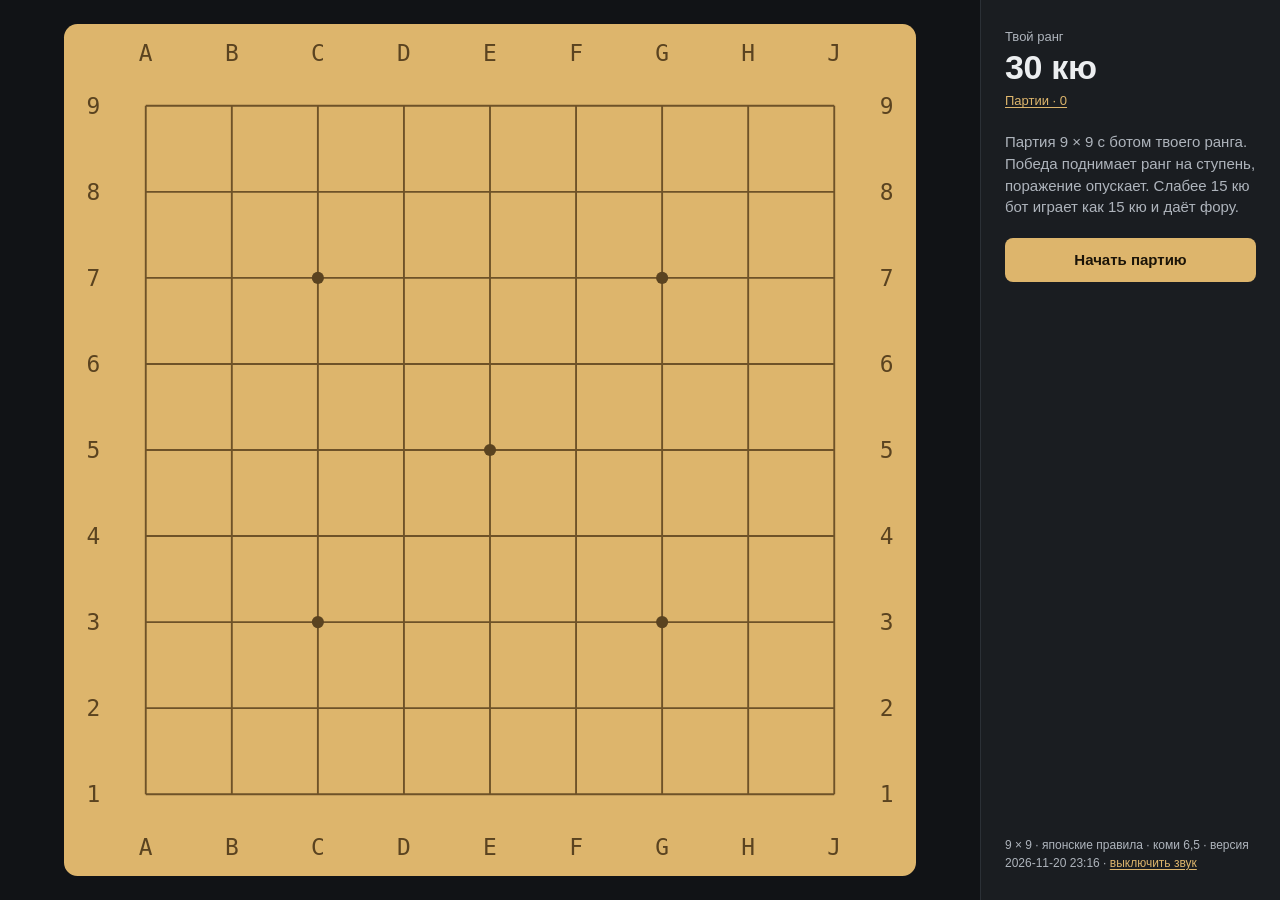
<file: index.html>
<!doctype html>
<html lang="ru" data-mode="local">
<head>
  <meta charset="utf-8">
  <meta name="nine-version" content="2026-11-20 23:16">
  <meta name="viewport" content="width=device-width,initial-scale=1,viewport-fit=cover">
  <meta name="theme-color" content="#111316">
  <title>G · NINE</title>
  <meta name="description" content="Го 9 × 9 с ботом, который подстраивается под твой ранг.">
  <meta name="apple-mobile-web-app-title" content="G Nine">
  <meta name="mobile-web-app-capable" content="yes">
  <meta name="apple-mobile-web-app-capable" content="yes">
  <meta name="apple-mobile-web-app-status-bar-style" content="black-translucent">
  <link rel="icon" href="favicon.svg" type="image/svg+xml">
  <link rel="apple-touch-icon" href="icon.png">
  <link rel="manifest" href="manifest.webmanifest">
  <link rel="stylesheet" href="style.css">
  <script type="module" src="app.mjs"></script>
</head>
<body>
  <main id="app"></main>
  <script>if ('serviceWorker' in navigator) navigator.serviceWorker.register('sw.js');</script>
</body>
</html>
</file>
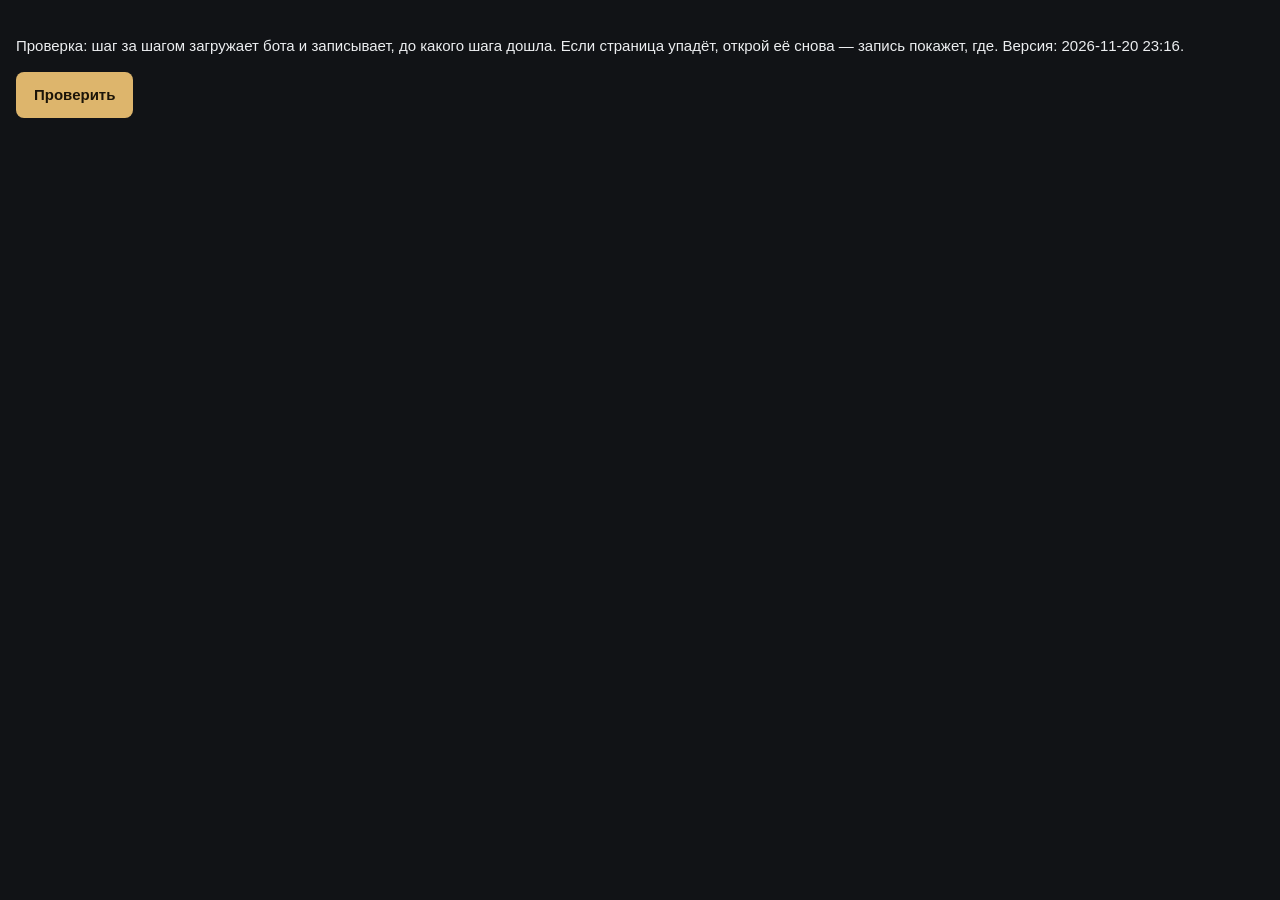
<file: diag.html>
<!doctype html>
<html lang="ru">
<head>
  <meta charset="utf-8">
  <meta name="viewport" content="width=device-width,initial-scale=1">
  <title>G · NINE — проверка бота</title>
  <meta name="nine-version" content="2026-11-20 23:16">
  <style>
    body { margin: 0; padding: 20px 16px; background: #111316; color: #eceef0; font: 15px/1.45 -apple-system, sans-serif; }
    button { font: inherit; padding: 12px 18px; border-radius: 8px; border: 0; background: #ddb56c; color: #1b1408; font-weight: 600; }
    pre { white-space: pre-wrap; font: 13px/1.4 ui-monospace, Menlo, monospace; color: #aeb4bc; }
  </style>
</head>
<body>
  <p>Проверка: шаг за шагом загружает бота и записывает, до какого шага дошла. Если страница упадёт, открой её
    снова — запись покажет, где.</p>
  <p><button id="run" type="button">Проверить</button></p>
  <pre id="log"></pre>
  <script type="module">
    // Each step is written down before it starts, so a crash leaves the last step in the record.
    const key = 'nine-diag';
    const logEl = document.getElementById('log');
    const read = () => { try { return JSON.parse(localStorage.getItem(key) ?? '[]'); } catch { return []; } };
    const show = () => { logEl.textContent = read().join('\n'); };
    const write = (line) => { const lines = read(); lines.push(line); localStorage.setItem(key, JSON.stringify(lines)); show(); };
    show();
    document.querySelector('p').append(` Версия: ${document.querySelector('meta[name="nine-version"]')?.content ?? '—'}.`);
    const previous = read();
    if (previous.length && !previous.at(-1).startsWith('ГОТОВО')) logEl.textContent = 'Прошлая проверка оборвалась на последней строке:\n\n' + previous.join('\n');

    document.getElementById('run').addEventListener('click', async () => {
      localStorage.setItem(key, '[]');
      const t0 = performance.now();
      const at = () => `${((performance.now() - t0) / 1000).toFixed(1)} с`;
      const step = async (name, work) => {
        write(`→ ${name}…`);
        const result = await work();
        write(`  ок, ${at()}${result ? ` · ${result}` : ''}`);
      };
      try {
        write(navigator.userAgent);
        let ort, bytes, session;
        await step('программа onnxruntime', async () => {
          ort = await import('./ort-1.31.1/ort.wasm.min.mjs');
          ort.env.wasm.wasmPaths = new URL('ort-1.31.1/', location.href).href;
          ort.env.wasm.numThreads = 1;
        });
        await step('сеть из памяти телефона', async () => {
          const cache = await caches.open('nine-model-v2');
          const { parts, size } = await (await fetch('model/human-9-half.json', { cache: 'no-cache' })).json();
          const responses = [];
          let fromCache = 0;
          for (const { path: part } of parts) {
            let response = await cache.match(part);
            if (response) fromCache++;
            else response = await fetch(part);
            responses.push(response);
          }
          // One buffer of the full size, as the game does.
          bytes = new Uint8Array(size);
          let loaded = 0;
          for (const response of responses) {
            const reader = response.body.getReader();
            for (;;) {
              const { done, value } = await reader.read();
              if (done) break;
              bytes.set(value, loaded);
              loaded += value.length;
            }
          }
          return `${Math.round(loaded / 1e6)} МБ, из кэша ${fromCache} из ${parts.length}`;
        });
        await step('сеть в onnxruntime', async () => {
          session = await ort.InferenceSession.create(bytes, {
            executionProviders: ['wasm'], graphOptimizationLevel: 'disabled', enableCpuMemArena: false, enableMemPattern: false,
          });
          bytes = null;
        });
        await step('первый ход сети', async () => {
          const spatial = new Float32Array(22 * 81);
          spatial.fill(1, 0, 81);
          const feeds = {
            spatial: new ort.Tensor('float32', spatial, [1, 22, 9, 9]),
            global: new ort.Tensor('float32', new Float32Array(19), [1, 19]),
            meta: new ort.Tensor('float32', new Float32Array(192), [1, 192]),
          };
          const times = [];
          for (let i = 0; i < 3; i++) {
            const t = performance.now();
            await session.run(feeds);
            times.push(Math.round(performance.now() - t));
          }
          return `ходы за ${times.join(', ')} мс`;
        });
        write('ГОТОВО');
      } catch (error) {
        write(`ОШИБКА: ${error.message}`);
      }
    });
  </script>
</body>
</html>
</file>
<file: style.css>
:root {
  --ground: #111316;
  --panel: #1a1d21;
  --line: #2b3036;
  --line-strong: #3a4047;
  --text: #eceef0;
  --muted: #aeb4bc;
  --wood: #ddb56c;
  --wood-ink: #1b1408;
  --won: #9fd49a;
  --lost: #ff9a6b;
  --error: #ff8a4c;
}
* { box-sizing: border-box; }
html, body { margin: 0; height: 100%; background: var(--ground); color: var(--text); }
body { -webkit-tap-highlight-color: transparent; -webkit-text-size-adjust: 100%; font: 15px/1.45 -apple-system, BlinkMacSystemFont, 'Segoe UI', sans-serif; -webkit-font-smoothing: antialiased; user-select: none; -webkit-user-select: none; }
p { margin: 0; }
button { font: inherit; color: inherit; cursor: pointer; }
button:disabled { cursor: default; opacity: .4; }
button:focus-visible { outline: 2px solid var(--wood); outline-offset: 2px; }

/* Fixed to the screen: on the iPhone home screen 100dvh is taller than the space the page gets. */
#app { position: fixed; inset: 0; display: flex; padding: env(safe-area-inset-top) env(safe-area-inset-right) env(safe-area-inset-bottom) env(safe-area-inset-left); }
.board-area { flex: 1; min-width: 0; display: flex; align-items: center; justify-content: center; padding: 24px; }
#board { width: 100%; height: 100%; max-height: calc(100dvh - 48px - env(safe-area-inset-top) - env(safe-area-inset-bottom)); display: block; touch-action: none; -webkit-touch-callout: none; }
#board.active { cursor: pointer; }
.offline { margin: auto; max-width: 420px; padding: 24px; display: flex; flex-direction: column; gap: 14px; }

.side { flex: none; width: 300px; display: flex; flex-direction: column; gap: 20px; padding: 28px 24px; background: var(--panel); border-left: 1px solid var(--line); overflow-y: auto; }
.rank { display: flex; flex-direction: column; gap: 2px; }
.rank-label { font-size: 13px; color: var(--muted); }
.rank-value { font-size: 34px; line-height: 1.1; font-weight: 700; letter-spacing: -.01em; }
.muted { color: var(--muted); }
.players { display: flex; flex-direction: column; gap: 8px; }
.player { display: flex; align-items: center; gap: 10px; }
.player .name { flex: 1; font-weight: 600; }
.player .prisoners { font-size: 13px; color: var(--muted); }
.stone-mark { flex: none; width: 16px; height: 16px; border-radius: 50%; border: 1px solid #6b727b; }
.stone-mark.black { background: #0e0f11; }
.stone-mark.white { background: #f2f1ec; }
.handicap { font-weight: 600; color: var(--wood); }
.status { font-size: 17px; font-weight: 600; }
.status.error { font-size: 14px; font-weight: 400; color: var(--error); }
.note { font-size: 13px; color: var(--error); }
.actions { display: flex; flex-wrap: wrap; gap: 8px; }
.actions button { flex: 1 1 auto; padding: 0 10px; }
.primary, .outline { min-height: 44px; padding: 0 16px; border-radius: 8px; font-weight: 600; }
.primary { background: var(--wood); border: 0; color: var(--wood-ink); }
.outline { background: none; border: 1px solid var(--line-strong); }
.outline.danger { border-color: var(--lost); color: var(--lost); }

.result { display: flex; flex-direction: column; gap: 10px; }
.verdict-line { display: flex; flex-direction: column; gap: 10px; }
.verdict { font-size: 28px; font-weight: 700; line-height: 1.1; }
.verdict.won { color: var(--won); }
.verdict.lost { color: var(--lost); }
.margin { font-size: 17px; font-weight: 600; }
.count { border-collapse: collapse; font-variant-numeric: tabular-nums; }
.count th, .count td { padding: 4px 0; text-align: right; font-weight: 400; }
.count th:first-child { text-align: left; color: var(--muted); }
.count tr:first-child th { color: var(--muted); font-size: 13px; }
.count tr.total th, .count tr.total td { border-top: 1px solid var(--line-strong); font-weight: 700; color: var(--text); padding-top: 8px; }
.rank-change { font-weight: 600; }
.rules { margin-top: auto; font-size: 12px; }
.link { background: none; border: 0; padding: 0; font-size: 12px; color: var(--wood); text-decoration: underline; text-underline-offset: 2px; }

.games-link { align-self: flex-start; margin-top: 4px; font-size: 13px; }

/* The played games: a screen of its own instead of the board. */
#app.games-screen { overflow-y: auto; }
.games { width: 100%; max-width: 720px; margin: 0 auto; padding: 28px 24px 40px; display: flex; flex-direction: column; gap: 14px; }
.games-head { display: flex; align-items: center; justify-content: space-between; gap: 12px; }
.games-head h1 { margin: 0; font-size: 28px; line-height: 1.1; }
.games-actions { display: flex; gap: 8px; flex-wrap: wrap; }
.small-note { font-size: 13px; }
.game-list { list-style: none; margin: 0; padding: 0; display: flex; flex-direction: column; border-top: 1px solid var(--line); }
.game-row { display: flex; align-items: center; gap: 12px; padding: 12px 0; border-bottom: 1px solid var(--line); }
.game-text { flex: 1; min-width: 0; display: flex; flex-direction: column; gap: 2px; }
.game-head { display: flex; gap: 10px; align-items: baseline; font-weight: 600; }
.game-verdict.won { color: var(--won); }
.game-verdict.lost { color: var(--lost); }
.game-details { font-size: 13px; }
.game-actions { flex: none; display: flex; gap: 6px; }
.outline.small { min-height: 36px; padding: 0 12px; font-size: 14px; }

/* A phone upright: the board across the whole width, the panel under it. */
@media (max-width: 720px) {
  #app { flex-direction: column; }
  /* The panel takes the height its content needs, the board the rest; no 100dvh, which on the iPhone
     home screen is taller than the space the page gets and cut the panel off below. */
  html { background: var(--panel); }
  .board-area { flex: 1 1 0; min-height: 0; padding: 6px; }
  #board { height: 100%; max-height: none; }
  .side { flex: none; width: auto; gap: 14px; padding: 16px 18px; border-left: 0; border-top: 1px solid var(--line); }
  .rank { flex-direction: row; align-items: baseline; gap: 10px; }
  .rank-value { font-size: 26px; }
  .games-link { align-self: auto; margin: 0 0 0 auto; }
  .games { padding: 16px 16px 32px; }
  .game-row { flex-direction: column; align-items: stretch; gap: 8px; }
  .game-actions button { flex: 1; }
  .verdict { font-size: 24px; }
  /* After the game everything fits on the screen: the verdict and the margin in one line, a tighter
     count, the board a little smaller; the players, handicap and rules line wait for the next game. */
  #app.over .players, #app.over .handicap, #app.over .rules { display: none; }
  #app.over .side { gap: 12px; padding-top: 12px; padding-bottom: 12px; }
  .result { gap: 8px; }
  .verdict-line { flex-direction: row; align-items: baseline; gap: 12px; }
  .count th, .count td { padding: 2px 0; }
  .count tr.total th, .count tr.total td { padding-top: 5px; }
}
</file>
